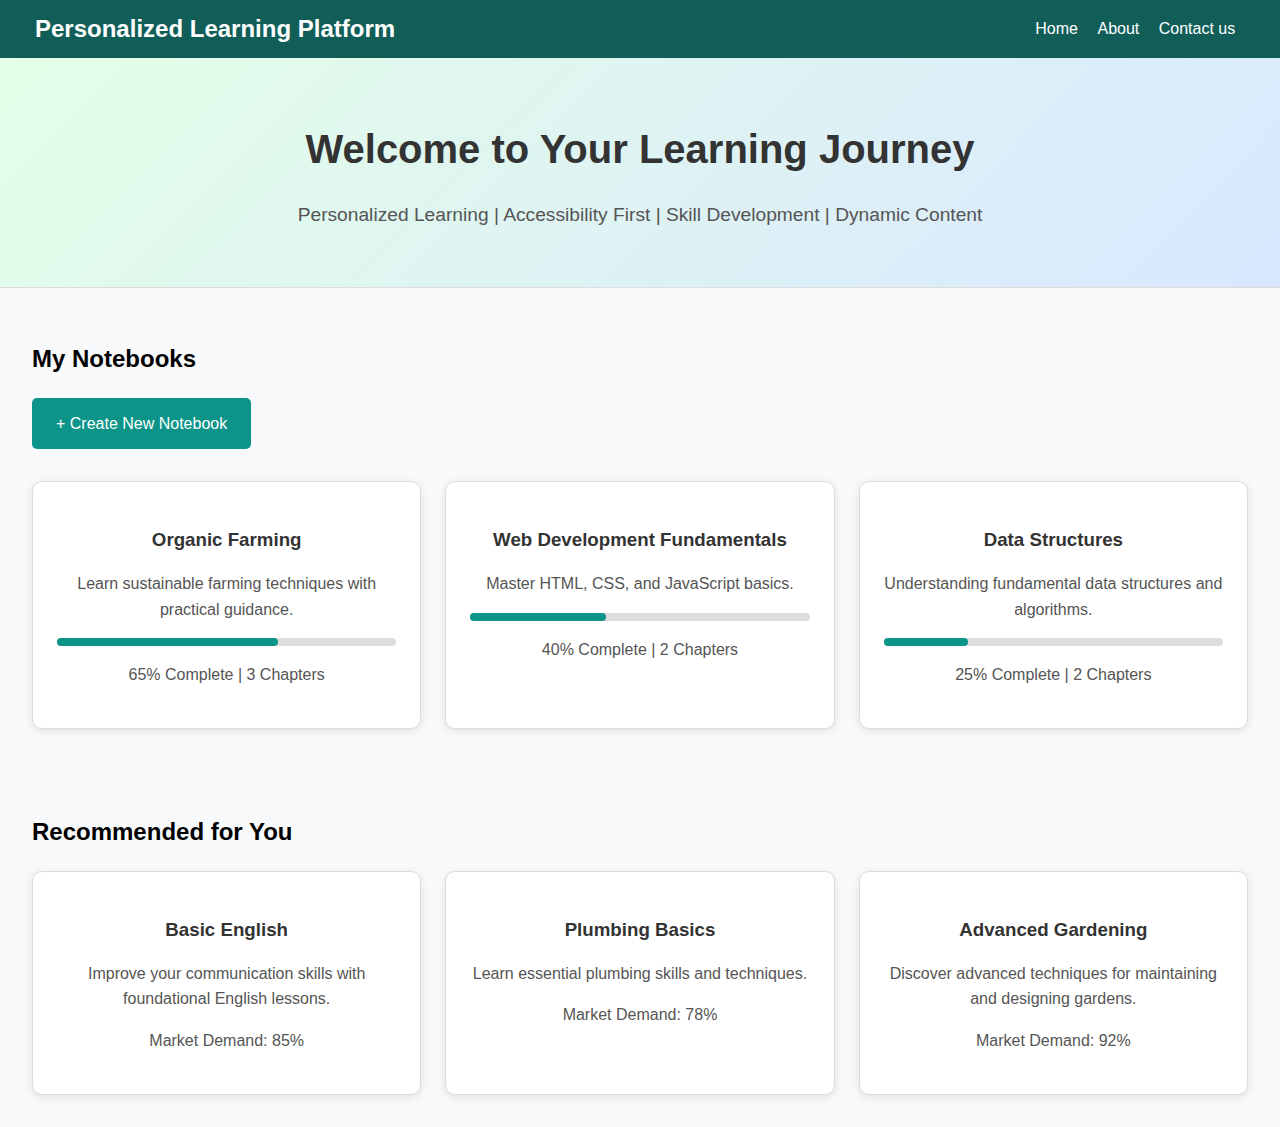
<file: index.html>
<!DOCTYPE html>
<html lang="en">

<head>
    <meta charset="UTF-8">
    <meta name="viewport" content="width=device-width, initial-scale=1.0">
    <title>Personalized Learning Platform</title>
    <link rel="stylesheet" href="styles.css">
</head>

<body>
    <header>
        <div class="name">Personalized Learning Platform</div>
        <nav>
            <ul>
                <li><a href="index.html">Home</a></li>
                <li><a href="#">About</a></li>
                <li><a href="#">Contact us</a></li>
            </ul>
        </nav>
    </header>

    <div class="hero">
        <h1>Welcome to Your Learning Journey</h1>
        <p>Personalized Learning | Accessibility First | Skill Development | Dynamic Content</p>
    </div>

    <div class="container">
        <h2>My Notebooks</h2>
        <a href="#" class="create-button">+ Create New Notebook</a>
        <div class="grid">
            <div class="card" onclick="window.location.href='organic_note.html'" style="cursor: pointer">
                <h3>Organic Farming</h3>
                <p>Learn sustainable farming techniques with practical guidance.</p>
                <div class="progress-container">
                    <div class="progress-bar" style="width: 65%;"></div>
                </div>
                <p>65% Complete | 3 Chapters</p>
            </div>

            <div class="card" class="card" onclick="window.location.href='web_d.html'" style="cursor: pointer">
                <h3>Web Development Fundamentals</h3>
                <p>Master HTML, CSS, and JavaScript basics.</p>
                <div class="progress-container">
                    <div class="progress-bar" style="width: 40%;"></div>
                </div>
                <p>40% Complete | 2 Chapters</p>
            </div>

            <div class="card" onclick="window.location.href='dsa.html'" style="cursor: pointer">
                <h3>Data Structures</h3>
                <p>Understanding fundamental data structures and algorithms.</p>
                <div class="progress-container">
                    <div class="progress-bar" style="width: 25%;"></div>
                </div>
                <p>25% Complete | 2 Chapters</p>
            </div>
        </div>
    </div>

    <div class="container">
        <h2>Recommended for You</h2>
        <div class="grid">
            <div class="card" onclick="window.location.href='recom_eng.html'" style="cursor: pointer">
                <h3>Basic English</h3>
                <p>Improve your communication skills with foundational English lessons.</p>
                <p>Market Demand: 85%</p>
            </div>

            <div class="card" onclick="window.location.href='recom_plum.html';" style="cursor: pointer;">
                <h3>Plumbing Basics</h3>
                <p>Learn essential plumbing skills and techniques.</p>
                <p>Market Demand: 78%</p>
            </div>

            <div class="card" onclick="window.location.href='recom_garden.html';" style="cursor: pointer;">
                <h3>Advanced Gardening</h3>
                <p>Discover advanced techniques for maintaining and designing gardens.</p>
                <p>Market Demand: 92%</p>
            </div>
        </div>
    </div>
</body>

</html>
</file>
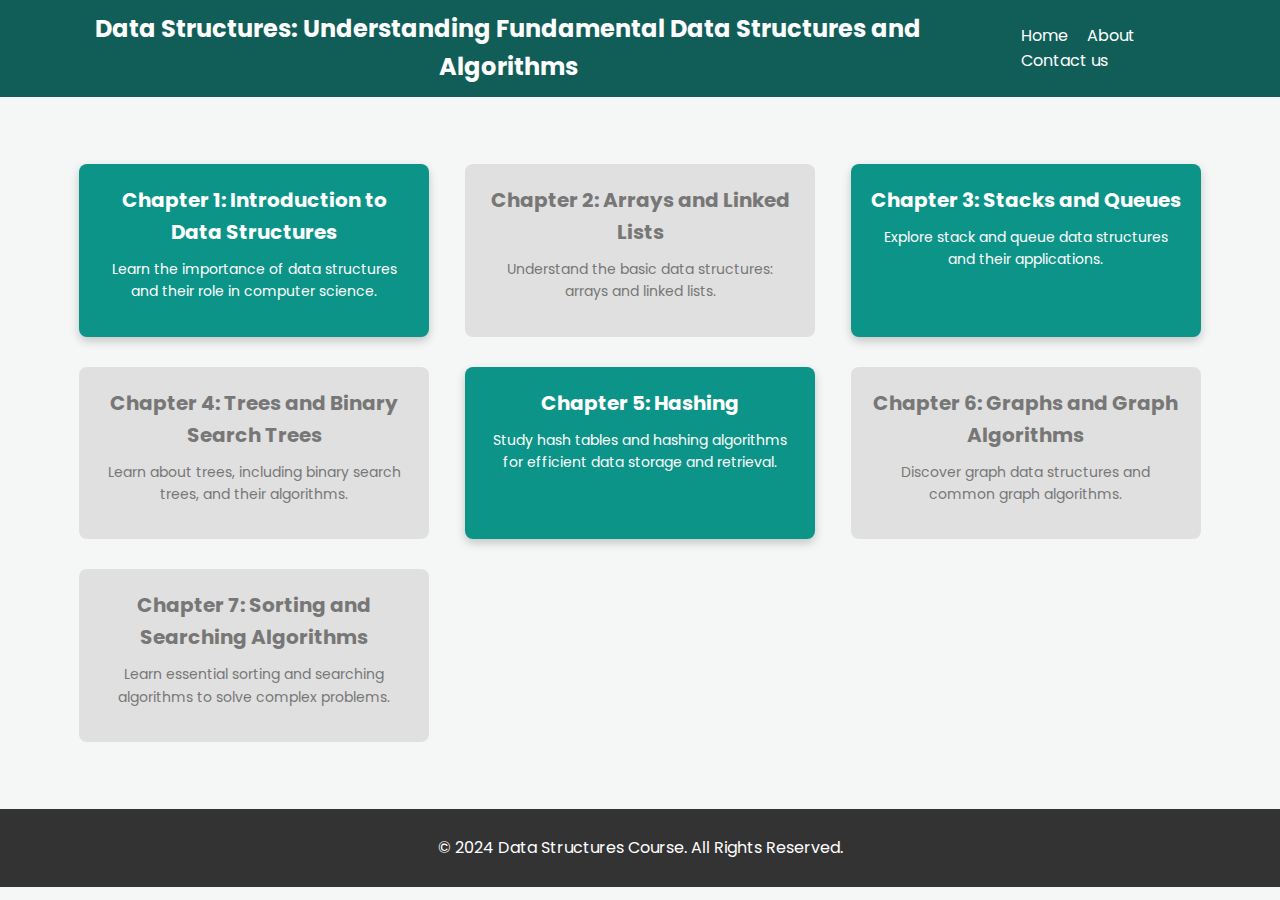
<file: dsa.html>
<!DOCTYPE html>
<html lang="en">
<head>
    <meta charset="UTF-8">
    <meta name="viewport" content="width=device-width, initial-scale=1.0">
    <title>Data Structures - Course</title>
    <link href="https://fonts.googleapis.com/css2?family=Poppins:wght@300;400;600&display=swap" rel="stylesheet">
    <link rel="stylesheet" href="styles.css">
    <style>
        body {
            font-family: 'Poppins', sans-serif;
            background-color: #f4f7f6;
            margin: 0;
            padding: 0;
            color: #333;
        }

        header {
            background-color: #115e59;
            color: white;
            padding: 10px 20px;
            text-align: center;
        }

        .container {
            width: 90%;
            margin: 20px auto;
            display: flex;
            flex-wrap: wrap;
            justify-content: space-between;
        }

        .chapter-box {
            background-color: #dcdcdc;
            margin: 15px;
            padding: 20px;
            width: calc(33% - 30px);
            text-align: center;
            box-sizing: border-box;
            border-radius: 8px;
            transition: all 0.3s ease;
        }

        .chapter-box.completed {
            background-color: #0d9488;
            color: white;
            box-shadow: 0 4px 10px rgba(0, 0, 0, 0.2);
        }

        .chapter-box:not(.completed) {
            background-color: #e0e0e0;
            color: #777;
        }

        .chapter-box h3 {
            font-size: 20px;
            margin: 0;
        }

        .chapter-box p {
            font-size: 14px;
            margin-top: 10px;
        }

        .chapter-box:hover {
            transform: scale(1.05);
        }

        footer {
            background-color: #333;
            color: white;
            text-align: center;
            padding: 10px 0;
            width: 100%;
            bottom: 0;
        }

        @media (max-width: 768px) {
            .chapter-box {
                width: calc(50% - 30px);
            }
        }

        @media (max-width: 480px) {
            .chapter-box {
                width: 100%;
            }
        }
    </style>
</head>
<body>
    <header>
        <div class="name">Data Structures: Understanding Fundamental Data Structures and Algorithms</div>
        <nav>
            <ul>
                <li><a href="index.html">Home</a></li>
                <li><a href="#">About</a></li>
                <li><a href="#">Contact us</a></li>
            </ul>
        </nav>
    </header>

    <div class="container">
        <div class="chapter-box completed">
            <h3>Chapter 1: Introduction to Data Structures</h3>
            <p>Learn the importance of data structures and their role in computer science.</p>
        </div>
        <div class="chapter-box">
            <h3>Chapter 2: Arrays and Linked Lists</h3>
            <p>Understand the basic data structures: arrays and linked lists.</p>
        </div>
        <div class="chapter-box completed">
            <h3>Chapter 3: Stacks and Queues</h3>
            <p>Explore stack and queue data structures and their applications.</p>
        </div>
        <div class="chapter-box">
            <h3>Chapter 4: Trees and Binary Search Trees</h3>
            <p>Learn about trees, including binary search trees, and their algorithms.</p>
        </div>
        <div class="chapter-box completed">
            <h3>Chapter 5: Hashing</h3>
            <p>Study hash tables and hashing algorithms for efficient data storage and retrieval.</p>
        </div>
        <div class="chapter-box">
            <h3>Chapter 6: Graphs and Graph Algorithms</h3>
            <p>Discover graph data structures and common graph algorithms.</p>
        </div>
        <div class="chapter-box">
            <h3>Chapter 7: Sorting and Searching Algorithms</h3>
            <p>Learn essential sorting and searching algorithms to solve complex problems.</p>
        </div>
    </div>

    <footer>
        <p>&copy; 2024 Data Structures Course. All Rights Reserved.</p>
    </footer>
</body>
</html>
</file>
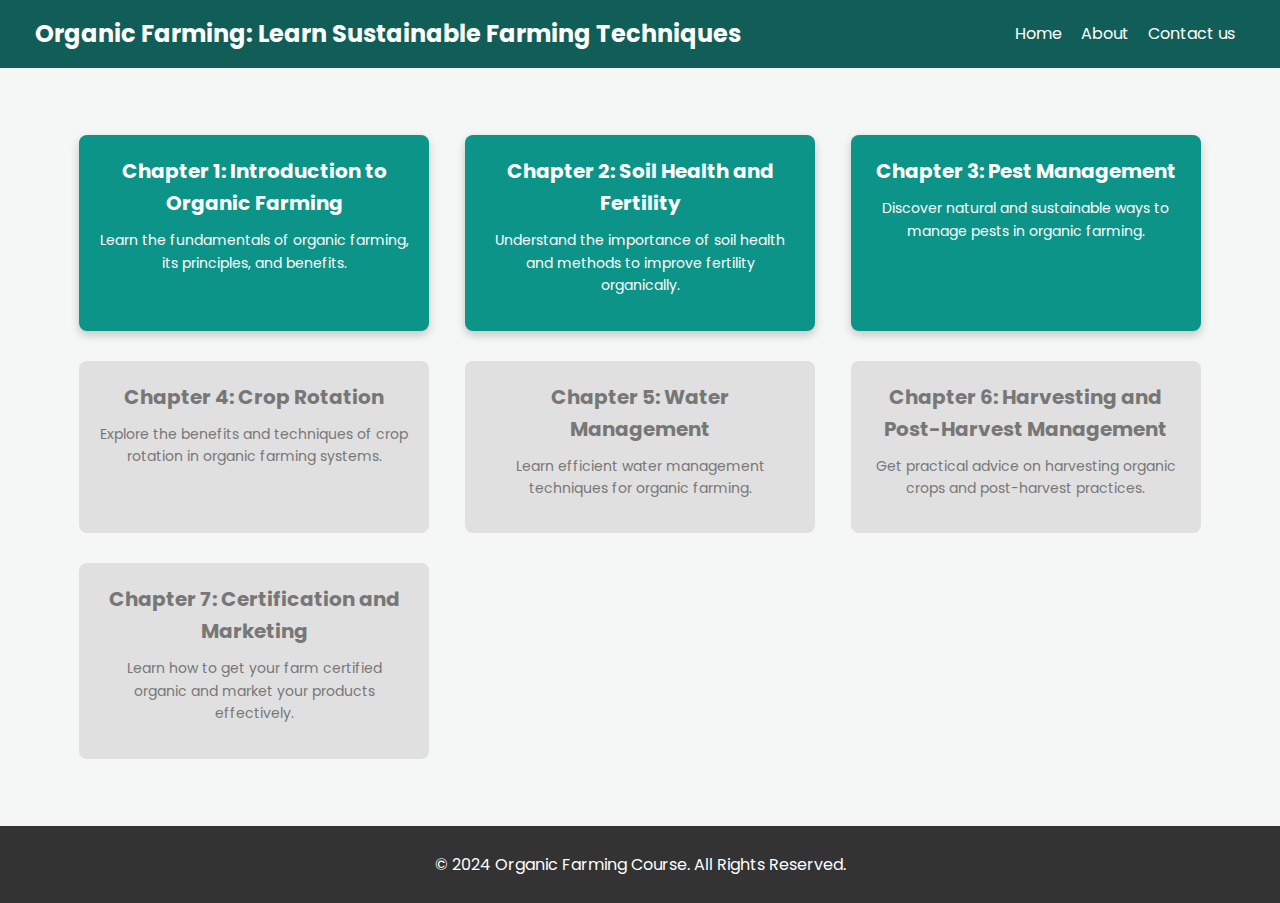
<file: organic_note.html>
<!DOCTYPE html>
<html lang="en">
<head>
    <meta charset="UTF-8">
    <meta name="viewport" content="width=device-width, initial-scale=1.0">
    <title>Organic Farming - Course</title>
    <link href="https://fonts.googleapis.com/css2?family=Poppins:wght@300;400;600&display=swap" rel="stylesheet">
    <link rel="stylesheet" href="styles.css">
    <style>
        body {
            font-family: 'Poppins', sans-serif;
            background-color: #f4f7f6;
            margin: 0;
            padding: 0;
            color: #333;
        }

        header {
            background-color: #115e59;
            color: white;
            padding: 15px 20px;
            text-align: center;
        }

        .container {
            width: 90%;
            margin: 20px auto;
            display: flex;
            flex-wrap: wrap;
            justify-content: space-between;
        }

        .chapter-box {
            background-color: #dcdcdc;
            margin: 15px;
            padding: 20px;
            width: calc(33% - 30px);
            text-align: center;
            box-sizing: border-box;
            border-radius: 8px;
            transition: all 0.3s ease;
        }

        .chapter-box.completed {
            background-color: #0d9488;
            color: white;
            box-shadow: 0 4px 10px rgba(0, 0, 0, 0.2);
        }

        .chapter-box:not(.completed) {
            background-color: #e0e0e0;
            color: #777;
        }

        .chapter-box h3 {
            font-size: 20px;
            margin: 0;
        }

        .chapter-box p {
            font-size: 14px;
            margin-top: 10px;
        }

        .chapter-box:hover {
            transform: scale(1.05);
        }

        footer {
            background-color: #333;
            color: white;
            text-align: center;
            padding: 10px 0;
            width: 100%;
            bottom: 0;
        }

        @media (max-width: 768px) {
            .chapter-box {
                width: calc(50% - 30px);
            }
        }

        @media (max-width: 480px) {
            .chapter-box {
                width: 100%;
            }
        }
    </style>
</head>
<body>
    <header>
        <div class="name">Organic Farming: Learn Sustainable Farming Techniques</div>
        <nav>
            <ul>
                <li><a href="index.html">Home</a></li>
                <li><a href="#">About</a></li>
                <li><a href="#">Contact us</a></li>
            </ul>
        </nav>
    </header>

    <div class="container">
        <div class="chapter-box completed">
            <h3>Chapter 1: Introduction to Organic Farming</h3>
            <p>Learn the fundamentals of organic farming, its principles, and benefits.</p>
        </div>
        <div class="chapter-box completed">
            <h3>Chapter 2: Soil Health and Fertility</h3>
            <p>Understand the importance of soil health and methods to improve fertility organically.</p>
        </div>
        <div class="chapter-box completed">
            <h3>Chapter 3: Pest Management</h3>
            <p>Discover natural and sustainable ways to manage pests in organic farming.</p>
        </div>
        <div class="chapter-box">
            <h3>Chapter 4: Crop Rotation</h3>
            <p>Explore the benefits and techniques of crop rotation in organic farming systems.</p>
        </div>
        <div class="chapter-box">
            <h3>Chapter 5: Water Management</h3>
            <p>Learn efficient water management techniques for organic farming.</p>
        </div>
        <div class="chapter-box">
            <h3>Chapter 6: Harvesting and Post-Harvest Management</h3>
            <p>Get practical advice on harvesting organic crops and post-harvest practices.</p>
        </div>
        <div class="chapter-box">
            <h3>Chapter 7: Certification and Marketing</h3>
            <p>Learn how to get your farm certified organic and market your products effectively.</p>
        </div>
    </div>

    <footer>
        <p>&copy; 2024 Organic Farming Course. All Rights Reserved.</p>
    </footer>
</body>
</html>
</file>
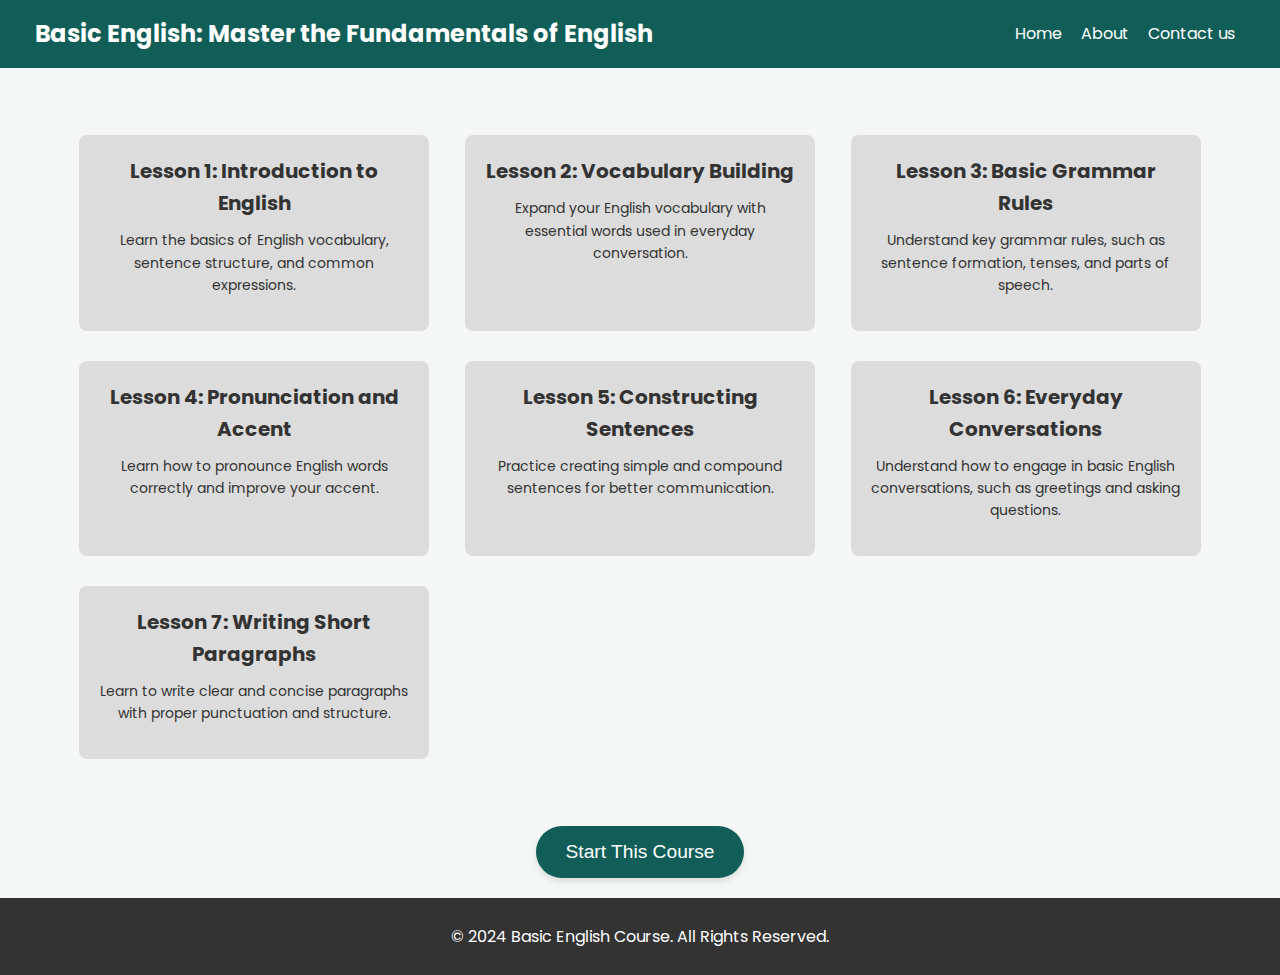
<file: recom_eng.html>
<!DOCTYPE html>
<html lang="en">
<head>
    <meta charset="UTF-8">
    <meta name="viewport" content="width=device-width, initial-scale=1.0">
    <title>Basic English - Course</title>
    <link href="https://fonts.googleapis.com/css2?family=Poppins:wght@300;400;600&display=swap" rel="stylesheet">
    <link rel="stylesheet" href="styles.css">
    <style>
        body {
            font-family: 'Poppins', sans-serif;
            background-color: #f4f7f6;
            margin: 0;
            padding: 0;
            color: #333;
        }

        header {
            background-color: #115e59;
            color: white;
            padding: 15px 20px;
            text-align: center;
        }

        .container {
            width: 90%;
            margin: 20px auto;
            display: flex;
            flex-wrap: wrap;
            justify-content: space-between;
        }

        .course-box {
            background-color: #dcdcdc;
            margin: 15px;
            padding: 20px;
            width: calc(33% - 30px);
            text-align: center;
            box-sizing: border-box;
            border-radius: 8px;
            transition: all 0.3s ease;
        }
/*
        .course-box.completed {
            background-color: #0d9488;
            color: white;
            box-shadow: 0 4px 10px rgba(0, 0, 0, 0.2);
        }

        .course-box:not(.completed) {
            background-color: #e0e0e0;
            color: #777;
        }
*/
        .course-box h3 {
            font-size: 20px;
            margin: 0;
        }

        .course-box p {
            font-size: 14px;
            margin-top: 10px;
        }

        .course-box:hover {
            transform: scale(1.05);
        }

        .start-button {
            background-color: #115e59;
            color: white;
            border: none;
            padding: 15px 30px;
            font-size: 1.2rem;
            border-radius: 30px;
            cursor: pointer;
            transition: background-color 0.3s ease-in-out;
            box-shadow: 0 4px 6px rgba(0, 0, 0, 0.1);
        }

        .start-button:hover {
            background-color: #0d9488;
        }

        .start-button:active {
            background-color: #0d9488;
        }

        footer {
            background-color: #333;
            color: white;
            text-align: center;
            padding: 10px 0;
            width: 100%;
            bottom: 0;
        }

        @media (max-width: 768px) {
            .course-box {
                width: calc(50% - 30px);
            }
        }

        @media (max-width: 480px) {
            .course-box {
                width: 100%;
            }
        }
    </style>
</head>
<body>
    <header>
        <div class="name">Basic English: Master the Fundamentals of English</div>
        <nav>
            <ul>
                <li><a href="index.html">Home</a></li>
                <li><a href="#">About</a></li>
                <li><a href="#">Contact us</a></li>
            </ul>
        </nav>
    </header>

    <div class="container">
        <div class="course-box completed">
            <h3>Lesson 1: Introduction to English</h3>
            <p>Learn the basics of English vocabulary, sentence structure, and common expressions.</p>
        </div>
        <div class="course-box">
            <h3>Lesson 2: Vocabulary Building</h3>
            <p>Expand your English vocabulary with essential words used in everyday conversation.</p>
        </div>
        <div class="course-box completed">
            <h3>Lesson 3: Basic Grammar Rules</h3>
            <p>Understand key grammar rules, such as sentence formation, tenses, and parts of speech.</p>
        </div>
        <div class="course-box">
            <h3>Lesson 4: Pronunciation and Accent</h3>
            <p>Learn how to pronounce English words correctly and improve your accent.</p>
        </div>
        <div class="course-box completed">
            <h3>Lesson 5: Constructing Sentences</h3>
            <p>Practice creating simple and compound sentences for better communication.</p>
        </div>
        <div class="course-box">
            <h3>Lesson 6: Everyday Conversations</h3>
            <p>Understand how to engage in basic English conversations, such as greetings and asking questions.</p>
        </div>
        <div class="course-box">
            <h3>Lesson 7: Writing Short Paragraphs</h3>
            <p>Learn to write clear and concise paragraphs with proper punctuation and structure.</p>
        </div>
    </div>

    <div style="text-align: center; margin: 20px;">
        <button class="start-button">Start This Course</button>
    </div>

    <footer>
        <p>&copy; 2024 Basic English Course. All Rights Reserved.</p>
    </footer>
</body>
</html>
</file>
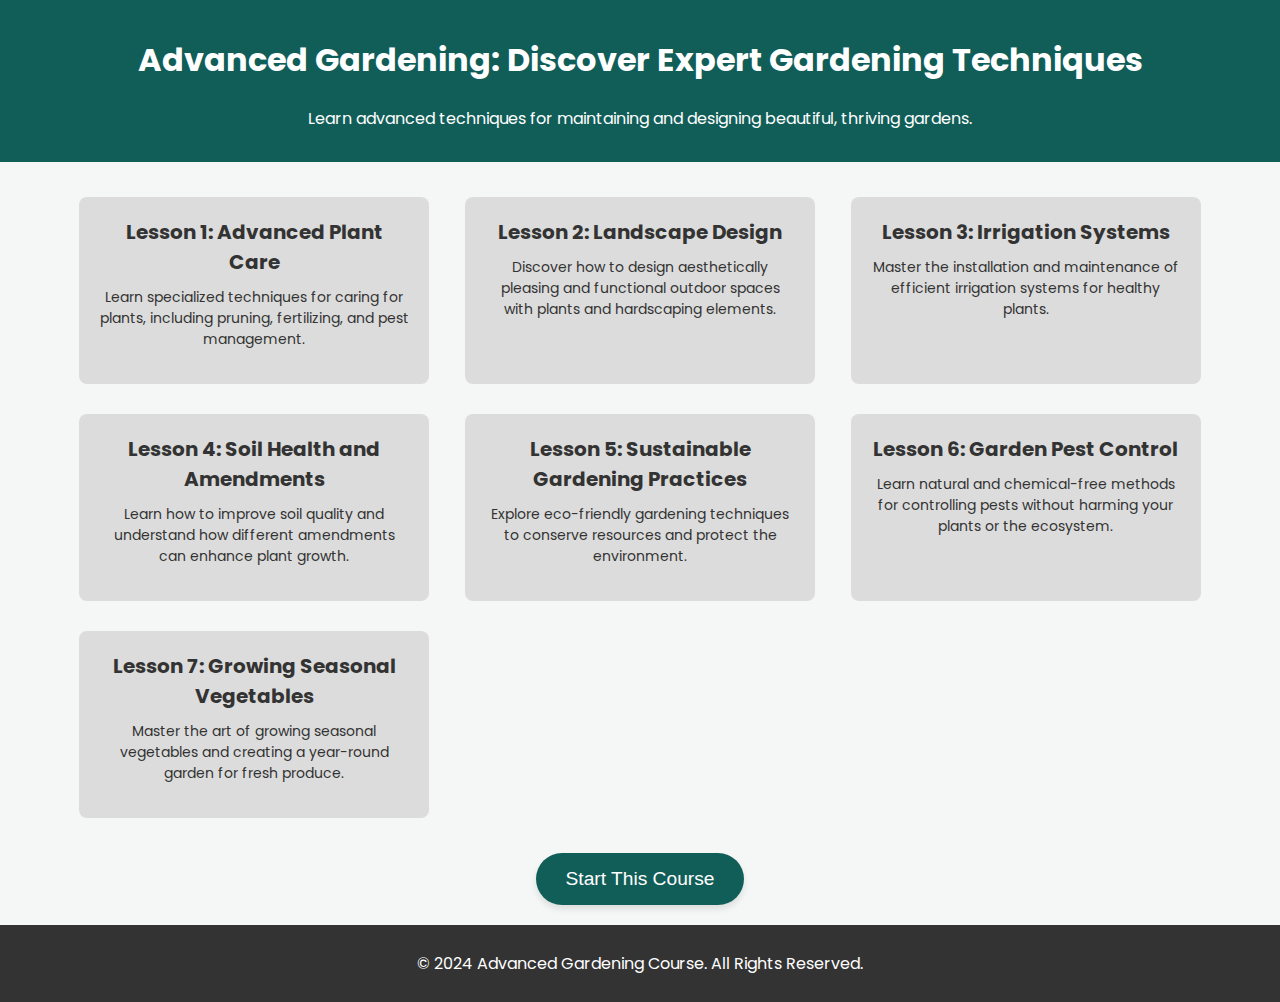
<file: recom_garden.html>
<!DOCTYPE html>
<html lang="en">
<head>
    <meta charset="UTF-8">
    <meta name="viewport" content="width=device-width, initial-scale=1.0">
    <title>Advanced Gardening - Course</title>
    <link href="https://fonts.googleapis.com/css2?family=Poppins:wght@300;400;600&display=swap" rel="stylesheet">
    <style>
        body {
            font-family: 'Poppins', sans-serif;
            background-color: #f4f7f6;
            margin: 0;
            padding: 0;
            color: #333;
        }

        header {
            background-color: #115e59;
            color: white;
            padding: 15px 20px;
            text-align: center;
        }

        .container {
            width: 90%;
            margin: 20px auto;
            display: flex;
            flex-wrap: wrap;
            justify-content: space-between;
        }

        .course-box {
            background-color: #dcdcdc;
            margin: 15px;
            padding: 20px;
            width: calc(33% - 30px);
            text-align: center;
            box-sizing: border-box;
            border-radius: 8px;
            transition: all 0.3s ease;
        }

        .course-box h3 {
            font-size: 20px;
            margin: 0;
        }

        .course-box p {
            font-size: 14px;
            margin-top: 10px;
        }

        .course-box:hover {
            transform: scale(1.05);
        }

        .start-button {
            background-color: #115e59;
            color: white;
            border: none;
            padding: 15px 30px;
            font-size: 1.2rem;
            border-radius: 30px;
            cursor: pointer;
            transition: background-color 0.3s ease-in-out;
            box-shadow: 0 4px 6px rgba(0, 0, 0, 0.1);
        }

        .start-button:hover {
            background-color: #0d9488;
        }

        .start-button:active {
            background-color: #0d9488;
        }

        footer {
            background-color: #333;
            color: white;
            text-align: center;
            padding: 10px 0;
            width: 100%;
            bottom: 0;
        }

        @media (max-width: 768px) {
            .course-box {
                width: calc(50% - 30px);
            }
        }

        @media (max-width: 480px) {
            .course-box {
                width: 100%;
            }
        }
    </style>
</head>
<body>
    <header>
        <h1>Advanced Gardening: Discover Expert Gardening Techniques</h1>
        <p>Learn advanced techniques for maintaining and designing beautiful, thriving gardens.</p>
    </header>

    <div class="container">
        <div class="course-box completed">
            <h3>Lesson 1: Advanced Plant Care</h3>
            <p>Learn specialized techniques for caring for plants, including pruning, fertilizing, and pest management.</p>
        </div>
        <div class="course-box">
            <h3>Lesson 2: Landscape Design</h3>
            <p>Discover how to design aesthetically pleasing and functional outdoor spaces with plants and hardscaping elements.</p>
        </div>
        <div class="course-box completed">
            <h3>Lesson 3: Irrigation Systems</h3>
            <p>Master the installation and maintenance of efficient irrigation systems for healthy plants.</p>
        </div>
        <div class="course-box">
            <h3>Lesson 4: Soil Health and Amendments</h3>
            <p>Learn how to improve soil quality and understand how different amendments can enhance plant growth.</p>
        </div>
        <div class="course-box completed">
            <h3>Lesson 5: Sustainable Gardening Practices</h3>
            <p>Explore eco-friendly gardening techniques to conserve resources and protect the environment.</p>
        </div>
        <div class="course-box">
            <h3>Lesson 6: Garden Pest Control</h3>
            <p>Learn natural and chemical-free methods for controlling pests without harming your plants or the ecosystem.</p>
        </div>
        <div class="course-box">
            <h3>Lesson 7: Growing Seasonal Vegetables</h3>
            <p>Master the art of growing seasonal vegetables and creating a year-round garden for fresh produce.</p>
        </div>
    </div>

    <div style="text-align: center; margin: 20px;">
        <button class="start-button">Start This Course</button>
    </div>

    <footer>
        <p>&copy; 2024 Advanced Gardening Course. All Rights Reserved.</p>
    </footer>
</body>
</html>
</file>
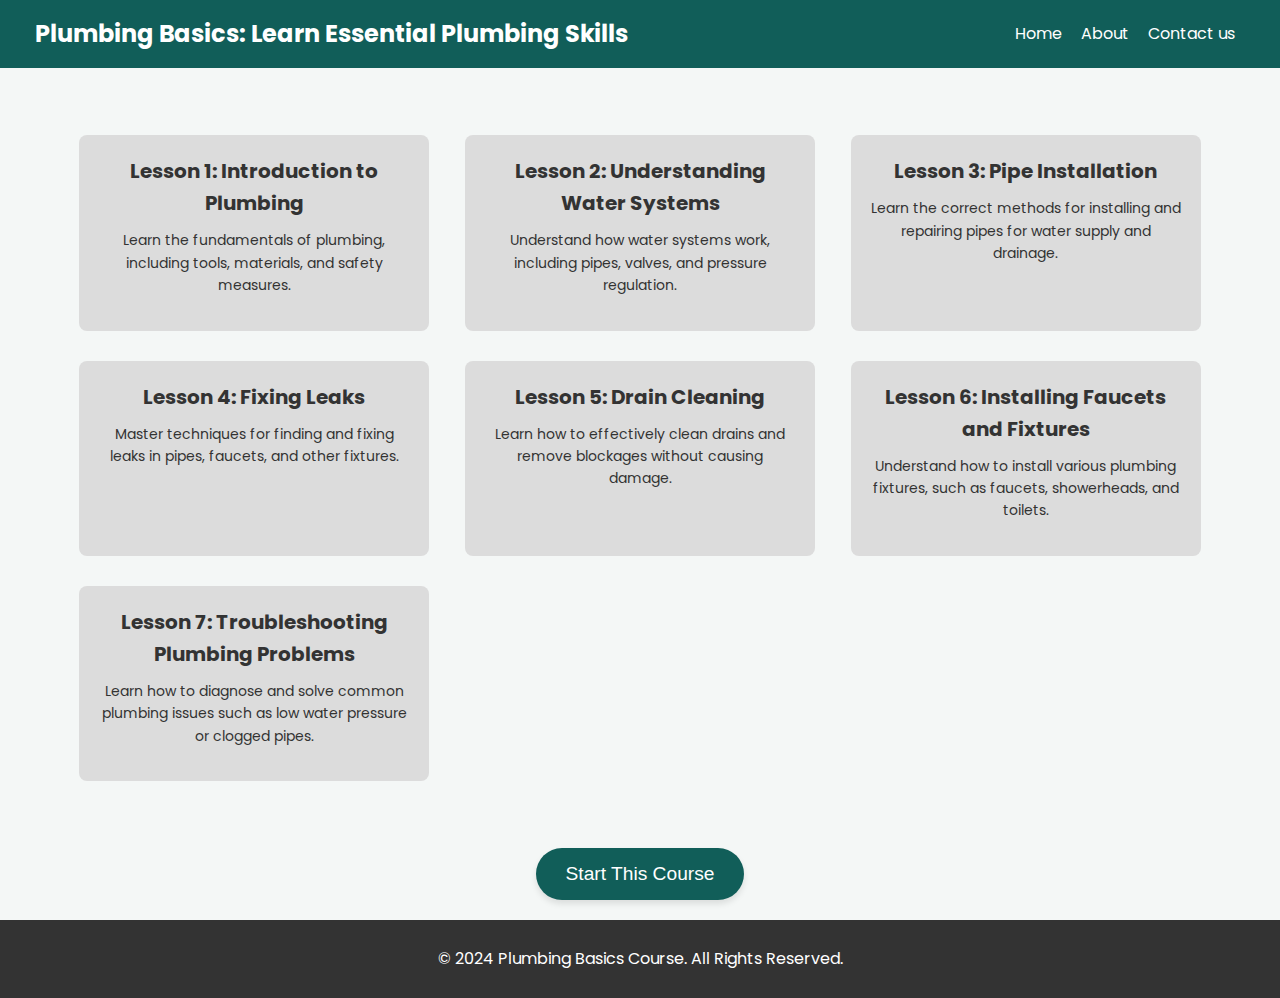
<file: recom_plum.html>
<!DOCTYPE html>
<html lang="en">
<head>
    <meta charset="UTF-8">
    <meta name="viewport" content="width=device-width, initial-scale=1.0">
    <title>Plumbing Basics - Course</title>
    <link href="https://fonts.googleapis.com/css2?family=Poppins:wght@300;400;600&display=swap" rel="stylesheet">
    <link rel="stylesheet" href="styles.css">
    <style>
        body {
            font-family: 'Poppins', sans-serif;
            background-color: #f4f7f6;
            margin: 0;
            padding: 0;
            color: #333;
        }

        header {
            background-color: #115e59;
            color: white;
            padding: 15px 20px;
            text-align: center;
        }

        .container {
            width: 90%;
            margin: 20px auto;
            display: flex;
            flex-wrap: wrap;
            justify-content: space-between;
        }

        .course-box {
            background-color: #dcdcdc;
            margin: 15px;
            padding: 20px;
            width: calc(33% - 30px);
            text-align: center;
            box-sizing: border-box;
            border-radius: 8px;
            transition: all 0.3s ease;
        }

        .course-box h3 {
            font-size: 20px;
            margin: 0;
        }

        .course-box p {
            font-size: 14px;
            margin-top: 10px;
        }

        .course-box:hover {
            transform: scale(1.05);
        }

        .start-button {
            background-color: #115e59;
            color: white;
            border: none;
            padding: 15px 30px;
            font-size: 1.2rem;
            border-radius: 30px;
            cursor: pointer;
            transition: background-color 0.3s ease-in-out;
            box-shadow: 0 4px 6px rgba(0, 0, 0, 0.1);
        }

        .start-button:hover {
            background-color: #0d9488;
        }

        .start-button:active {
            background-color: #0d9488;
        }

        footer {
            background-color: #333;
            color: white;
            text-align: center;
            padding: 10px 0;
            width: 100%;
            bottom: 0;
        }

        @media (max-width: 768px) {
            .course-box {
                width: calc(50% - 30px);
            }
        }

        @media (max-width: 480px) {
            .course-box {
                width: 100%;
            }
        }
    </style>
</head>
<body>
    <header>
        <div class="name">Plumbing Basics: Learn Essential Plumbing Skills</div>
        <nav>
            <ul>
                <li><a href="index.html">Home</a></li>
                <li><a href="#">About</a></li>
                <li><a href="#">Contact us</a></li>
            </ul>
        </nav>
    </header>

    <div class="container">
        <div class="course-box completed">
            <h3>Lesson 1: Introduction to Plumbing</h3>
            <p>Learn the fundamentals of plumbing, including tools, materials, and safety measures.</p>
        </div>
        <div class="course-box">
            <h3>Lesson 2: Understanding Water Systems</h3>
            <p>Understand how water systems work, including pipes, valves, and pressure regulation.</p>
        </div>
        <div class="course-box completed">
            <h3>Lesson 3: Pipe Installation</h3>
            <p>Learn the correct methods for installing and repairing pipes for water supply and drainage.</p>
        </div>
        <div class="course-box">
            <h3>Lesson 4: Fixing Leaks</h3>
            <p>Master techniques for finding and fixing leaks in pipes, faucets, and other fixtures.</p>
        </div>
        <div class="course-box completed">
            <h3>Lesson 5: Drain Cleaning</h3>
            <p>Learn how to effectively clean drains and remove blockages without causing damage.</p>
        </div>
        <div class="course-box">
            <h3>Lesson 6: Installing Faucets and Fixtures</h3>
            <p>Understand how to install various plumbing fixtures, such as faucets, showerheads, and toilets.</p>
        </div>
        <div class="course-box">
            <h3>Lesson 7: Troubleshooting Plumbing Problems</h3>
            <p>Learn how to diagnose and solve common plumbing issues such as low water pressure or clogged pipes.</p>
        </div>
    </div>

    <div style="text-align: center; margin: 20px;">
        <button class="start-button">Start This Course</button>
    </div>

    <footer>
        <p>&copy; 2024 Plumbing Basics Course. All Rights Reserved.</p>
    </footer>
</body>
</html>
</file>
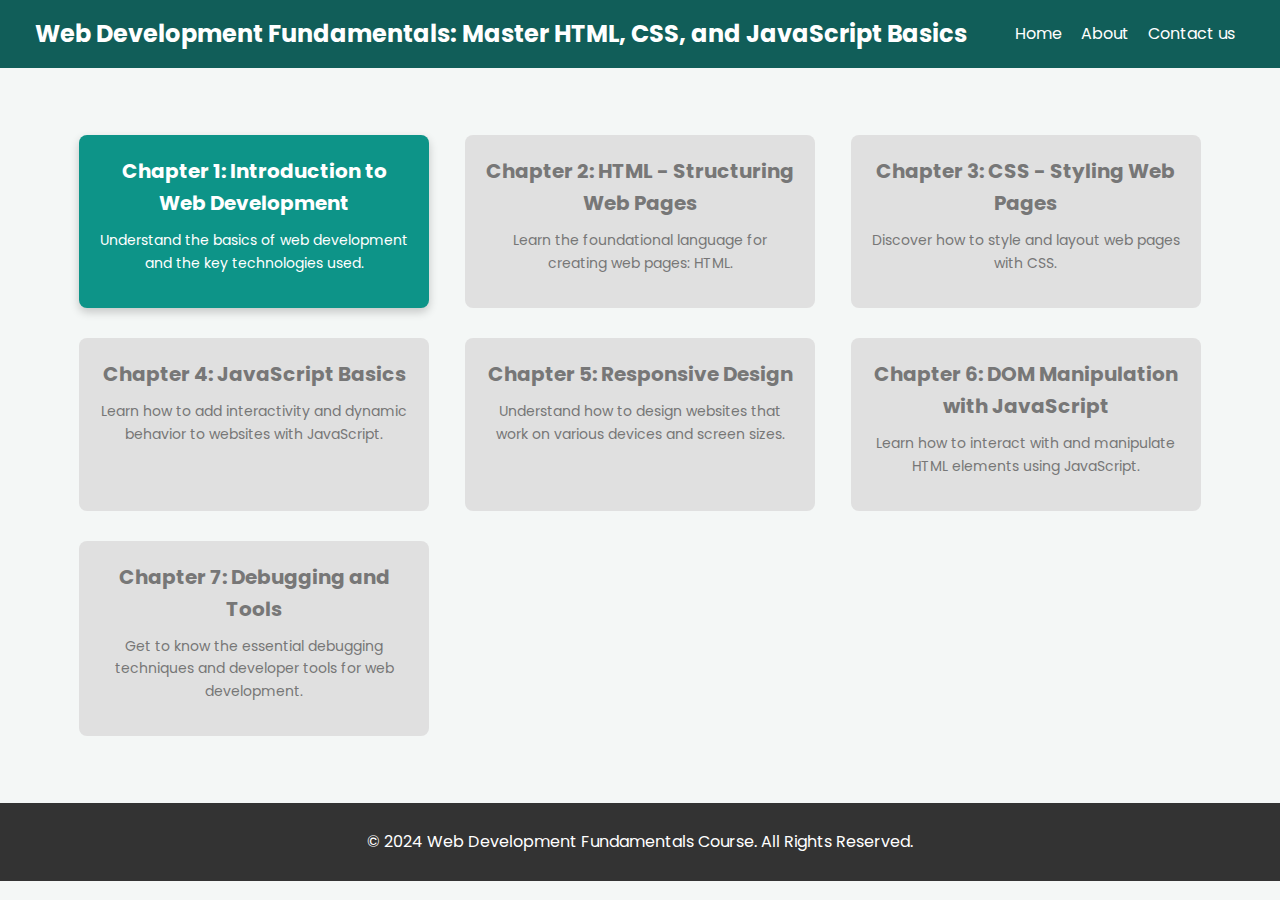
<file: web_d.html>
<!DOCTYPE html>
<html lang="en">
<head>
    <meta charset="UTF-8">
    <meta name="viewport" content="width=device-width, initial-scale=1.0">
    <title>Web Development Fundamentals - Course</title>
    <link href="https://fonts.googleapis.com/css2?family=Poppins:wght@300;400;600&display=swap" rel="stylesheet">
    <link rel="stylesheet" href="styles.css">
    <style>
        body {
            font-family: 'Poppins', sans-serif;
            background-color: #f4f7f6;
            margin: 0;
            padding: 0;
            color: #333;
        }

        header {
            background-color: #115e59;
            color: white;
            padding: 15px 20px;
            text-align: center;
        }

        .container {
            width: 90%;
            margin: 20px auto;
            display: flex;
            flex-wrap: wrap;
            justify-content: space-between;
        }

        .chapter-box {
            background-color: #dcdcdc;
            margin: 15px;
            padding: 20px;
            width: calc(33% - 30px);
            text-align: center;
            box-sizing: border-box;
            border-radius: 8px;
            transition: all 0.3s ease;
        }

        .chapter-box.completed {
            background-color: #0d9488;
            color: white;
            box-shadow: 0 4px 10px rgba(0, 0, 0, 0.2);
        }

        .chapter-box:not(.completed) {
            background-color: #e0e0e0;
            color: #777;
        }

        .chapter-box h3 {
            font-size: 20px;
            margin: 0;
        }

        .chapter-box p {
            font-size: 14px;
            margin-top: 10px;
        }

        .chapter-box:hover {
            transform: scale(1.05);
        }

        footer {
            background-color: #333;
            color: white;
            text-align: center;
            padding: 10px 0;
            width: 100%;
            bottom: 0;
        }

        @media (max-width: 768px) {
            .chapter-box {
                width: calc(50% - 30px);
            }
        }

        @media (max-width: 480px) {
            .chapter-box {
                width: 100%;
            }
        }
    </style>
</head>
<body>
    <header>
        <div class="name">Web Development Fundamentals: Master HTML, CSS, and JavaScript Basics</div>
        <nav>
            <ul>
                <li><a href="index.html">Home</a></li>
                <li><a href="#">About</a></li>
                <li><a href="#">Contact us</a></li>
            </ul>
        </nav>
    </header>

    <div class="container">
        <div class="chapter-box completed">
            <h3>Chapter 1: Introduction to Web Development</h3>
            <p>Understand the basics of web development and the key technologies used.</p>
        </div>
        <div class="chapter-box">
            <h3>Chapter 2: HTML - Structuring Web Pages</h3>
            <p>Learn the foundational language for creating web pages: HTML.</p>
        </div>
        <div class="chapter-box">
            <h3>Chapter 3: CSS - Styling Web Pages</h3>
            <p>Discover how to style and layout web pages with CSS.</p>
        </div>
        <div class="chapter-box">
            <h3>Chapter 4: JavaScript Basics</h3>
            <p>Learn how to add interactivity and dynamic behavior to websites with JavaScript.</p>
        </div>
        <div class="chapter-box">
            <h3>Chapter 5: Responsive Design</h3>
            <p>Understand how to design websites that work on various devices and screen sizes.</p>
        </div>
        <div class="chapter-box">
            <h3>Chapter 6: DOM Manipulation with JavaScript</h3>
            <p>Learn how to interact with and manipulate HTML elements using JavaScript.</p>
        </div>
        <div class="chapter-box">
            <h3>Chapter 7: Debugging and Tools</h3>
            <p>Get to know the essential debugging techniques and developer tools for web development.</p>
        </div>
    </div>

    <footer>
        <p>&copy; 2024 Web Development Fundamentals Course. All Rights Reserved.</p>
    </footer>
</body>
</html>
</file>
<file: styles.css>
body {
    font-family: Arial, sans-serif;
    margin: 0;
    padding: 0;
    line-height: 1.6;
    background: #f8f9fa;
}

header {
    background-color: #115e59;
    color: #fff;
    display: flex; /* Use flexbox for easy layout */
    justify-content: space-between; /* Space between company name and links */
    align-items: center; /* Center vertically */
    padding: 10px 20px;
  }

  .name {
    margin-left: 15px;
    font-size: 1.5em; /* Bigger font size */
    font-weight: bold;
  }

  nav ul {
    list-style: none;
    margin: 0;
    padding: 0;
  }

  nav li {
    display: inline-block;
    justify-content: space-evenly;
    margin-left: 15px;
  }


  nav a {
    color: #fff;
    text-decoration: none;
  }

  /*hihi*/

nav {
    background: #115e59;
    color: white;
    padding: 0.01% 2%;
    text-align: left;
}

.hero {
    padding: 2rem;
    text-align: center;
    background: linear-gradient(135deg, #e3ffe7, #d9e7ff);
    border-bottom: 1px solid #ddd;
}

.hero h1 {
    margin-bottom: 1rem;
    font-size: 2.5rem;
    color: #333;
}

.hero p {
    margin-bottom: 1.5rem;
    font-size: 1.2rem;
    color: #555;
}

.container {
    padding: 2rem;
}

.grid {
    display: grid;
    grid-template-columns: repeat(auto-fit, minmax(200px, 1fr));
    gap: 1.5rem;
}

.card {
    background: white;
    border: 1px solid #ddd;
    border-radius: 10px;
    padding: 1.5rem;
    box-shadow: 0 2px 8px rgba(0, 0, 0, 0.1);
    text-align: center;
}

.card h3 {
    margin-bottom: 0.5rem;
    color: #333;
}

.card p {
    color: #555;
    margin-bottom: 1rem;
}

.progress-container {
    background: #ddd;
    height: 8px;
    width: 100%;
    border-radius: 5px;
    margin: 1rem 0;
}

.progress-bar {
    background: #0d9488;
    height: 8px;
    border-radius: 5px;
}

.create-button {
    display: inline-block;
    padding: 0.8rem 1.5rem;
    background: #0d9488;
    color: white;
    border: none;
    border-radius: 5px;
    font-size: 1rem;
    cursor: pointer;
    text-decoration: none;
    margin-bottom: 2rem;
    text-align: center;
    transition: background 0.3s ease;
}

.create-button:hover {
    background: #0d9488;
}
</file>
